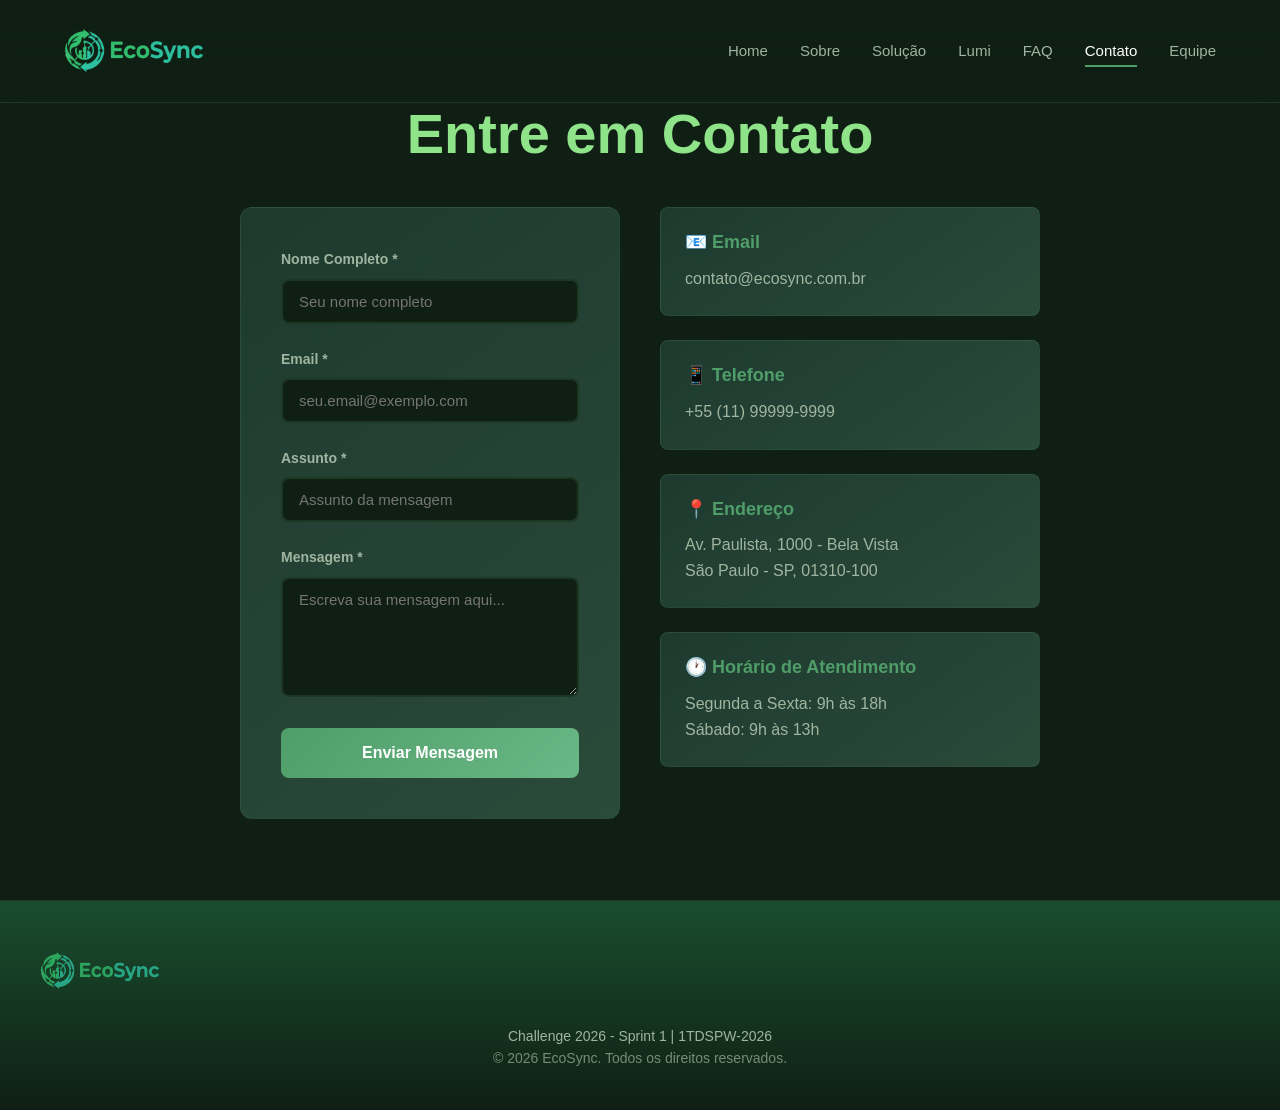
<file: contato.html>
<!DOCTYPE html>
<html lang="pt-br">
<head>
    <meta charset="UTF-8">
    <meta name="viewport" content="width=device-width, initial-scale=1.0">
    <title>Fale Conosco - EcoSync</title>
    <link rel="stylesheet" href="./assets/css/style.css">
    <script src="./assets/js/main.js" defer></script>
</head>
<body>
<header class="cabecalho">
    <nav class="cabecalho__nav">
        <div class="cabecalho__logo">
            <a href="index.html" class="cabecalho__logo-link">
                <img src="./assets/img/logo.png" alt="EcoSync Logo" class="cabecalho__logo-img">
            </a>
        </div>
            <button class="cabecalho__menu-btn" aria-label="Abrir menu">
                <span class="cabecalho__menu-icon"></span>
            </button>
            <ul class="cabecalho__ul">
                <li class="cabecalho__li">
                    <a class="cabecalho__a" href="index.html">Home</a>
                </li>
                <li class="cabecalho__li">
                    <a class="cabecalho__a" href="sobre.html">Sobre</a>
                </li>
                <li class="cabecalho__li">
                    <a class="cabecalho__a" href="solucao.html">Solução</a>
                </li>
                <li class="cabecalho__li">
                    <a class="cabecalho__a" href="lumi.html">Lumi</a>
                </li>
                <li class="cabecalho__li">
                    <a class="cabecalho__a" href="faq.html">FAQ</a>
                </li>
                <li class="cabecalho__li cabecalho__li--active">
                    <a class="cabecalho__a cabecalho__a--active" href="contato.html">Contato</a>
                </li>
                <li class="cabecalho__li">
                    <a class="cabecalho__a" href="integrantes.html">Equipe</a>
                </li>
            </ul>
        </nav>
    </header>

    <main class="contato">
        <div class="contato__container">
            <h1 class="contato__tit">Entre em Contato</h1>
            
            <div class="contato__grid">
                <form class="contato__form" novalidate aria-label="Formulario de contato">
                    <div class="form__grupo">
                        <label for="nome" class="form__label">Nome Completo *</label>
                        <input type="text" id="nome" name="nome" class="form__input" placeholder="Seu nome completo" required minlength="3">
                        <span class="form__erro"></span>
                    </div>

                    <div class="form__grupo">
                        <label for="email" class="form__label">Email *</label>
                        <input type="email" id="email" name="email" class="form__input" placeholder="seu.email@exemplo.com" required>
                        <span class="form__erro"></span>
                    </div>

                    <div class="form__grupo">
                        <label for="assunto" class="form__label">Assunto *</label>
                        <input type="text" id="assunto" name="assunto" class="form__input" placeholder="Assunto da mensagem" required minlength="5">
                        <span class="form__erro"></span>
                    </div>

                    <div class="form__grupo">
                        <label for="mensagem" class="form__label">Mensagem *</label>
                        <textarea id="mensagem" name="mensagem" class="form__textarea" placeholder="Escreva sua mensagem aqui..." required minlength="10"></textarea>
                        <span class="form__erro"></span>
                    </div>

                    <button type="submit" class="form__btn">Enviar Mensagem</button>
                </form>

                <div class="contato__info">
                    <div class="contato__card">
                        <h3 class="contato__card-tit">📧 Email</h3>
                        <p class="contato__card-txt">contato@ecosync.com.br</p>
                    </div>

                    <div class="contato__card">
                        <h3 class="contato__card-tit">📱 Telefone</h3>
                        <p class="contato__card-txt">+55 (11) 99999-9999</p>
                    </div>

                    <div class="contato__card">
                        <h3 class="contato__card-tit">📍 Endereço</h3>
                        <p class="contato__card-txt">Av. Paulista, 1000 - Bela Vista<br>São Paulo - SP, 01310-100</p>
                    </div>

                    <div class="contato__card">
                        <h3 class="contato__card-tit">🕐 Horário de Atendimento</h3>
                        <p class="contato__card-txt">Segunda a Sexta: 9h às 18h<br>Sábado: 9h às 13h</p>
                    </div>
                </div>
            </div>
        </div>
    </main>

    <footer class="rodape">
    <div class="rodape__content">
        <div class="rodape__logo">
            <img src="./assets/img/logo.png" alt="EcoSync" class="rodape__logo-img">
        </div>
        <p class="rodape__texto">Challenge 2026 - Sprint 1 | 1TDSPW-2026</p>
        <p class="rodape__copy">&copy; 2026 EcoSync. Todos os direitos reservados.</p>
    </div>
</footer>
</body>
</html>
</file>
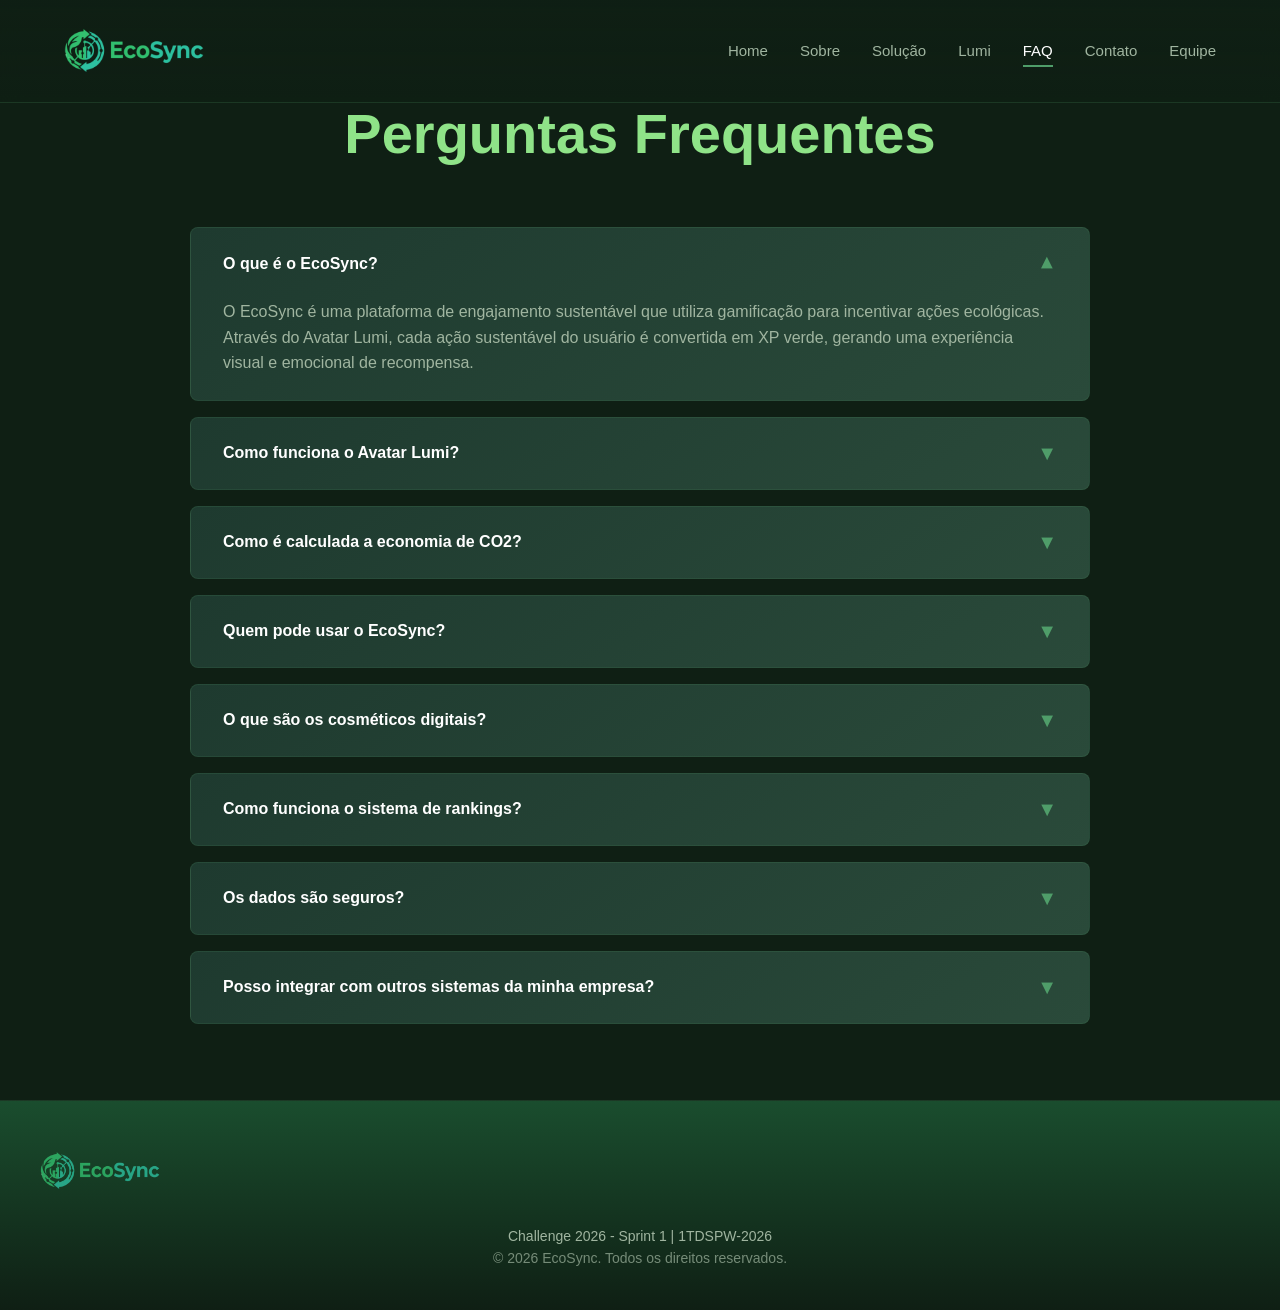
<file: faq.html>
<!DOCTYPE html>
<html lang="pt-br">
<head>
    <meta charset="UTF-8">
    <meta name="viewport" content="width=device-width, initial-scale=1.0">
    <title>Perguntas Frequentes - EcoSync</title>
    <link rel="stylesheet" href="./assets/css/style.css">
    <script src="./assets/js/main.js" defer></script>
</head>
<body>
<header class="cabecalho">
    <nav class="cabecalho__nav">
        <div class="cabecalho__logo">
            <a href="index.html" class="cabecalho__logo-link">
                <img src="./assets/img/logo.png" alt="EcoSync Logo" class="cabecalho__logo-img">
            </a>
        </div>
            <button class="cabecalho__menu-btn" aria-label="Abrir menu">
                <span class="cabecalho__menu-icon"></span>
            </button>
            <ul class="cabecalho__ul">
                <li class="cabecalho__li">
                    <a class="cabecalho__a" href="index.html">Home</a>
                </li>
                <li class="cabecalho__li">
                    <a class="cabecalho__a" href="sobre.html">Sobre</a>
                </li>
                <li class="cabecalho__li">
                    <a class="cabecalho__a" href="solucao.html">Solução</a>
                </li>
                <li class="cabecalho__li">
                    <a class="cabecalho__a" href="lumi.html">Lumi</a>
                </li>
                <li class="cabecalho__li cabecalho__li--active">
                    <a class="cabecalho__a cabecalho__a--active" href="faq.html">FAQ</a>
                </li>
                <li class="cabecalho__li">
                    <a class="cabecalho__a" href="contato.html">Contato</a>
                </li>
                <li class="cabecalho__li">
                    <a class="cabecalho__a" href="integrantes.html">Equipe</a>
                </li>
            </ul>
        </nav>
    </header>

    <main class="faq">
        <div class="faq__container">
            <h1 class="faq__tit">Perguntas Frequentes</h1>
            
            <div class="faq__item faq__item--ativo">
                <button class="faq__pergunta">
                    O que é o EcoSync?
                    <span class="faq__icone">▼</span>
                </button>
                <div class="faq__resposta">
                    <p>O EcoSync é uma plataforma de engajamento sustentável que utiliza gamificação para incentivar ações ecológicas. Através do Avatar Lumi, cada ação sustentável do usuário é convertida em XP verde, gerando uma experiência visual e emocional de recompensa.</p>
                </div>
            </div>

            <div class="faq__item">
                <button class="faq__pergunta">
                    Como funciona o Avatar Lumi?
                    <span class="faq__icone">▼</span>
                </button>
                <div class="faq__resposta">
                    <p>O Lumi é um avatar evolutivo que reage diretamente às escolhas sustentáveis do usuário. Quando você registra atividades como andar de bicicleta, usar transporte público ou economizar energia, o sistema converte essas ações em XP verde. Conforme o XP acumula, o Lumi sobe de nível, ganha brilho e desbloqueia cosméticos digitais exclusivos.</p>
                </div>
            </div>

            <div class="faq__item">
                <button class="faq__pergunta">
                    Como é calculada a economia de CO2?
                    <span class="faq__icone">▼</span>
                </button>
                <div class="faq__resposta">
                    <p>Utilizamos fatores de emissão baseados em dados do IPCC e da EPA. Por exemplo, cada quilômetro percorrido de bicicleta evita aproximadamente 0,12kg de CO2 que seriam emitidos por um veículo comum. O sistema também considera economia de energia elétrica e outros hábitos sustentáveis.</p>
                </div>
            </div>

            <div class="faq__item">
                <button class="faq__pergunta">
                    Quem pode usar o EcoSync?
                    <span class="faq__icone">▼</span>
                </button>
                <div class="faq__resposta">
                    <p>O EcoSync é voltado principalmente para empresas e organizações que desejam implementar programas de sustentabilidade (ESG) com alta adesão dos colaboradores. No entanto, também estamos desenvolvendo uma versão para uso individual (B2C).</p>
                </div>
            </div>

            <div class="faq__item">
                <button class="faq__pergunta">
                    O que são os cosméticos digitais?
                    <span class="faq__icone">▼</span>
                </button>
                <div class="faq__resposta">
                    <p>Cosméticos digitais são itens visuais que personalizam a aparência do seu Lumi, como jaquetas eco-tech, halos luminosos, asas holográficas e muito mais. Eles são desbloqueados ao atingir metas de economia de CO2, funcionando como prova visual do seu impacto ambiental.</p>
                </div>
            </div>

            <div class="faq__item">
                <button class="faq__pergunta">
                    Como funciona o sistema de rankings?
                    <span class="faq__icone">▼</span>
                </button>
                <div class="faq__resposta">
                    <p>As empresas podem criar rankings internos por equipe, departamento ou individual. O sistema utiliza "streaks" (dias consecutivos de ações sustentáveis) e o XP acumulado para gerar competições saudáveis que incentivam o engajamento contínuo.</p>
                </div>
            </div>

            <div class="faq__item">
                <button class="faq__pergunta">
                    Os dados são seguros?
                    <span class="faq__icone">▼</span>
                </button>
                <div class="faq__resposta">
                    <p>Sim! Utilizamos criptografia de ponta a ponta e nossa arquitetura backend em Spring Boot segue as melhores práticas de segurança. Os dados de localização e atividades são anonimizados para análise agregada e a empresa tem controle total sobre quais dados coletar.</p>
                </div>
            </div>

            <div class="faq__item">
                <button class="faq__pergunta">
                    Posso integrar com outros sistemas da minha empresa?
                    <span class="faq__icone">▼</span>
                </button>
                <div class="faq__resposta">
                    <p>Sim, o EcoSync foi desenvolvido com arquitetura escalável e APIs REST que permitem integração com sistemas de RH, ERPs e outras plataformas corporativas. Nossa equipe de suporte técnico auxilia na integração.</p>
                </div>
            </div>
        </div>
    </main>

    <footer class="rodape">
    <div class="rodape__content">
        <div class="rodape__logo">
            <img src="./assets/img/logo.png" alt="EcoSync" class="rodape__logo-img">
        </div>
        <p class="rodape__texto">Challenge 2026 - Sprint 1 | 1TDSPW-2026</p>
        <p class="rodape__copy">&copy; 2026 EcoSync. Todos os direitos reservados.</p>
    </div>
</footer>
</body>
</html>
</file>
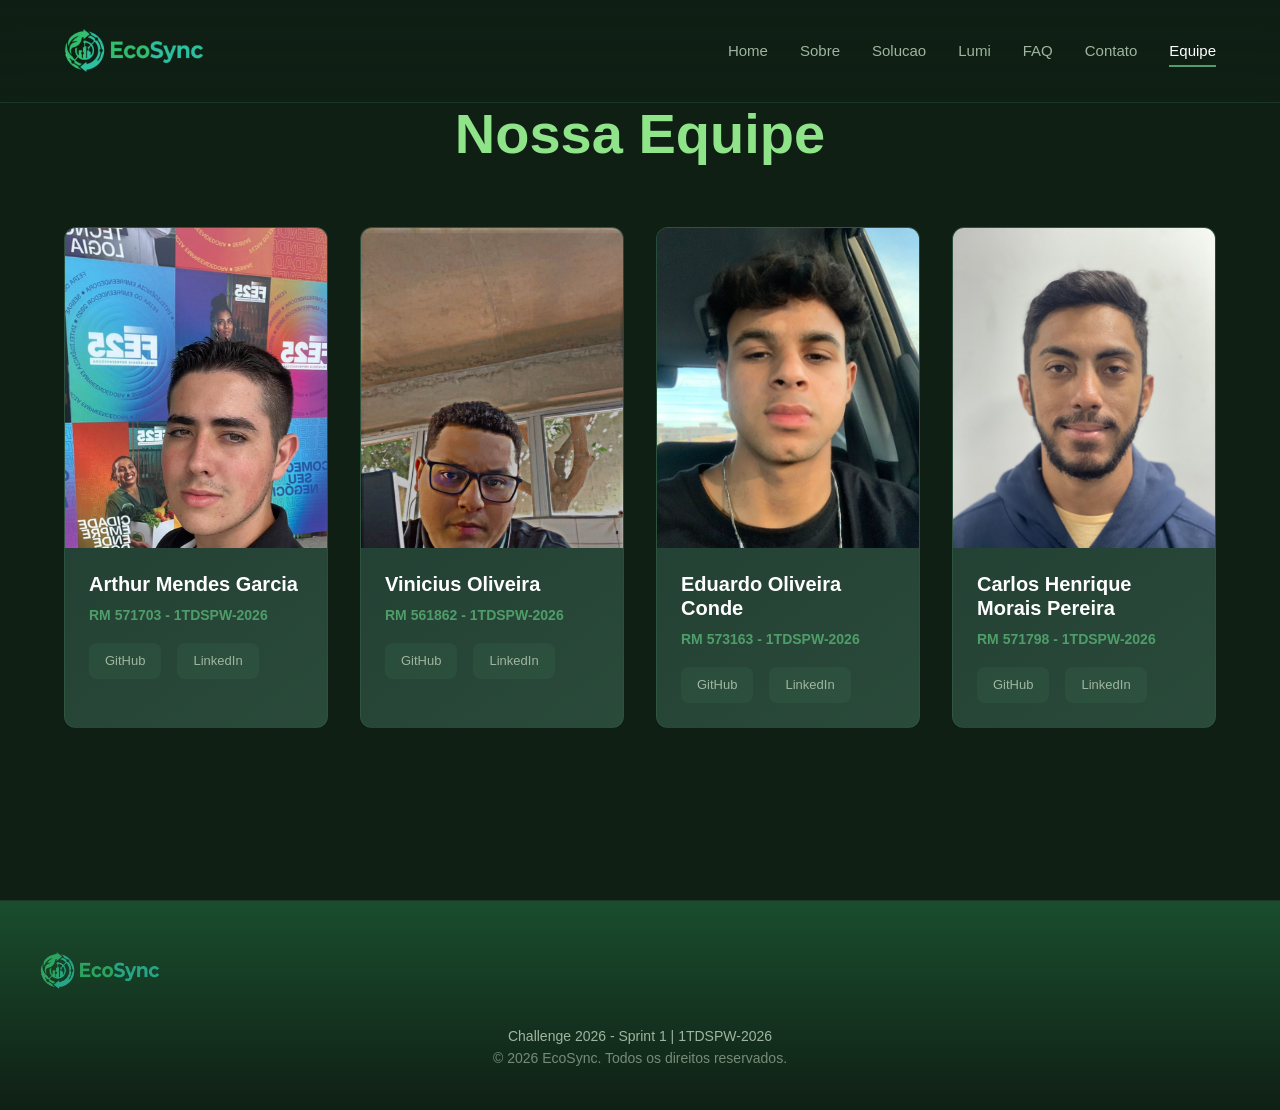
<file: integrantes.html>
<!DOCTYPE html>
<html lang="pt-br">
<head>
    <meta charset="UTF-8">
    <meta name="viewport" content="width=device-width, initial-scale=1.0">
    <title>Integrantes - EcoSync</title>
    <link rel="stylesheet" href="./assets/css/style.css">
    <script src="./assets/js/main.js" defer></script>
</head>
<body>
    <header class="cabecalho">
        <nav class="cabecalho__nav">
            <div class="cabecalho__logo">
                <a href="index.html" class="cabecalho__logo-link">
                    <img src="./assets/img/logo.png" alt="EcoSync Logo" class="cabecalho__logo-img">
                </a>
            </div>
            <button class="cabecalho__menu-btn" aria-label="Abrir menu">
                <span class="cabecalho__menu-icon"></span>
            </button>
            <ul class="cabecalho__ul">
                <li class="cabecalho__li">
                    <a class="cabecalho__a" href="index.html">Home</a>
                </li>
                <li class="cabecalho__li">
                    <a class="cabecalho__a" href="sobre.html">Sobre</a>
                </li>
                <li class="cabecalho__li">
                    <a class="cabecalho__a" href="solucao.html">Solucao</a>
                </li>
                <li class="cabecalho__li">
                    <a class="cabecalho__a" href="lumi.html">Lumi</a>
                </li>
                <li class="cabecalho__li">
                    <a class="cabecalho__a" href="faq.html">FAQ</a>
                </li>
                <li class="cabecalho__li">
                    <a class="cabecalho__a" href="contato.html">Contato</a>
                </li>
                <li class="cabecalho__li cabecalho__li--active">
                    <a class="cabecalho__a cabecalho__a--active" href="integrantes.html">Equipe</a>
                </li>
            </ul>
        </nav>
    </header>

    <main class="integrantes">
        <div class="section-container">
            <h1 class="integrantes__tit">Nossa Equipe</h1>
            
            <div class="integrantes__grid">
                <article class="integrante">
                    <img src="./assets/img/team/arthur.jpeg" alt="Arthur Mendes Garcia" class="integrante__foto">
                    <div class="integrante__info">
                        <h2 class="integrante__nome">Arthur Mendes Garcia</h2>
                        <p class="integrante__rm">RM 571703 - 1TDSPW-2026</p>
                        <div class="integrante__links">
                            <a href="https://github.com/proc0x41" class="integrante__link" target="_blank" rel="noopener noreferrer" aria-label="GitHub do Arthur">GitHub</a>
                            <a href="https://www.linkedin.com/in/arthur-mendes-garcia-bb32891b4/" class="integrante__link" target="_blank" rel="noopener noreferrer" aria-label="LinkedIn do Arthur">LinkedIn</a>
                        </div>
                    </div>
                </article>

                <article class="integrante">
                    <img src="./assets/img/team/vinicius.jpeg" alt="Vinicius Oliveira" class="integrante__foto">
                    <div class="integrante__info">
                        <h2 class="integrante__nome">Vinicius Oliveira</h2>
                        <p class="integrante__rm">RM 561862 - 1TDSPW-2026</p>
                        <div class="integrante__links">
                            <a href="https://github.com/Vinicius-0lvr" class="integrante__link" target="_blank" rel="noopener noreferrer" aria-label="GitHub do Vinicius">GitHub</a>
                            <a href="https://www.linkedin.com/in/vinicius-oliveira-101137252/" class="integrante__link" target="_blank" rel="noopener noreferrer" aria-label="LinkedIn do Vinicius">LinkedIn</a>
                        </div>
                    </div>
                </article>

                <article class="integrante">
                    <img src="./assets/img/team/eduardo.jpeg" alt="Eduardo Oliveira Conde" class="integrante__foto">
                    <div class="integrante__info">
                        <h2 class="integrante__nome">Eduardo Oliveira Conde</h2>
                        <p class="integrante__rm">RM 573163 - 1TDSPW-2026</p>
                        <div class="integrante__links">
                            <a href="https://github.com/eduardo-oliveira-conde" class="integrante__link" target="_blank" rel="noopener noreferrer" aria-label="GitHub do Eduardo">GitHub</a>
                            <a href="https://www.linkedin.com/in/eduardo-conde-663213348/" class="integrante__link" target="_blank" rel="noopener noreferrer" aria-label="LinkedIn do Eduardo">LinkedIn</a>
                        </div>
                    </div>
                </article>

                <article class="integrante">
                    <img src="./assets/img/team/carlos.jpeg" alt="Carlos Henrique" class="integrante__foto">
                    <div class="integrante__info">
                        <h2 class="integrante__nome">Carlos Henrique Morais Pereira</h2>
                        <p class="integrante__rm">RM 571798 - 1TDSPW-2026</p>
                        <div class="integrante__links">
                            <a href="https://github.com/cacapereira1" class="integrante__link" target="_blank" rel="noopener noreferrer" aria-label="GitHub do Carlos">GitHub</a>
                            <a href="https://www.linkedin.com/in/carlos-henrique-morais-402312252/" class="integrante__link" target="_blank" rel="noopener noreferrer" aria-label="LinkedIn do Carlos">LinkedIn</a>
                        </div>
                    </div>
                </article>
            </div>
        </div>
    </main>

    <footer class="rodape">
        <div class="rodape__content">
            <div class="rodape__logo">
                <img src="./assets/img/logo.png" alt="EcoSync" class="rodape__logo-img">
            </div>
            <p class="rodape__texto">Challenge 2026 - Sprint 1 | 1TDSPW-2026</p>
            <p class="rodape__copy">&copy; 2026 EcoSync. Todos os direitos reservados.</p>
        </div>
    </footer>
</body>
</html>
</file>
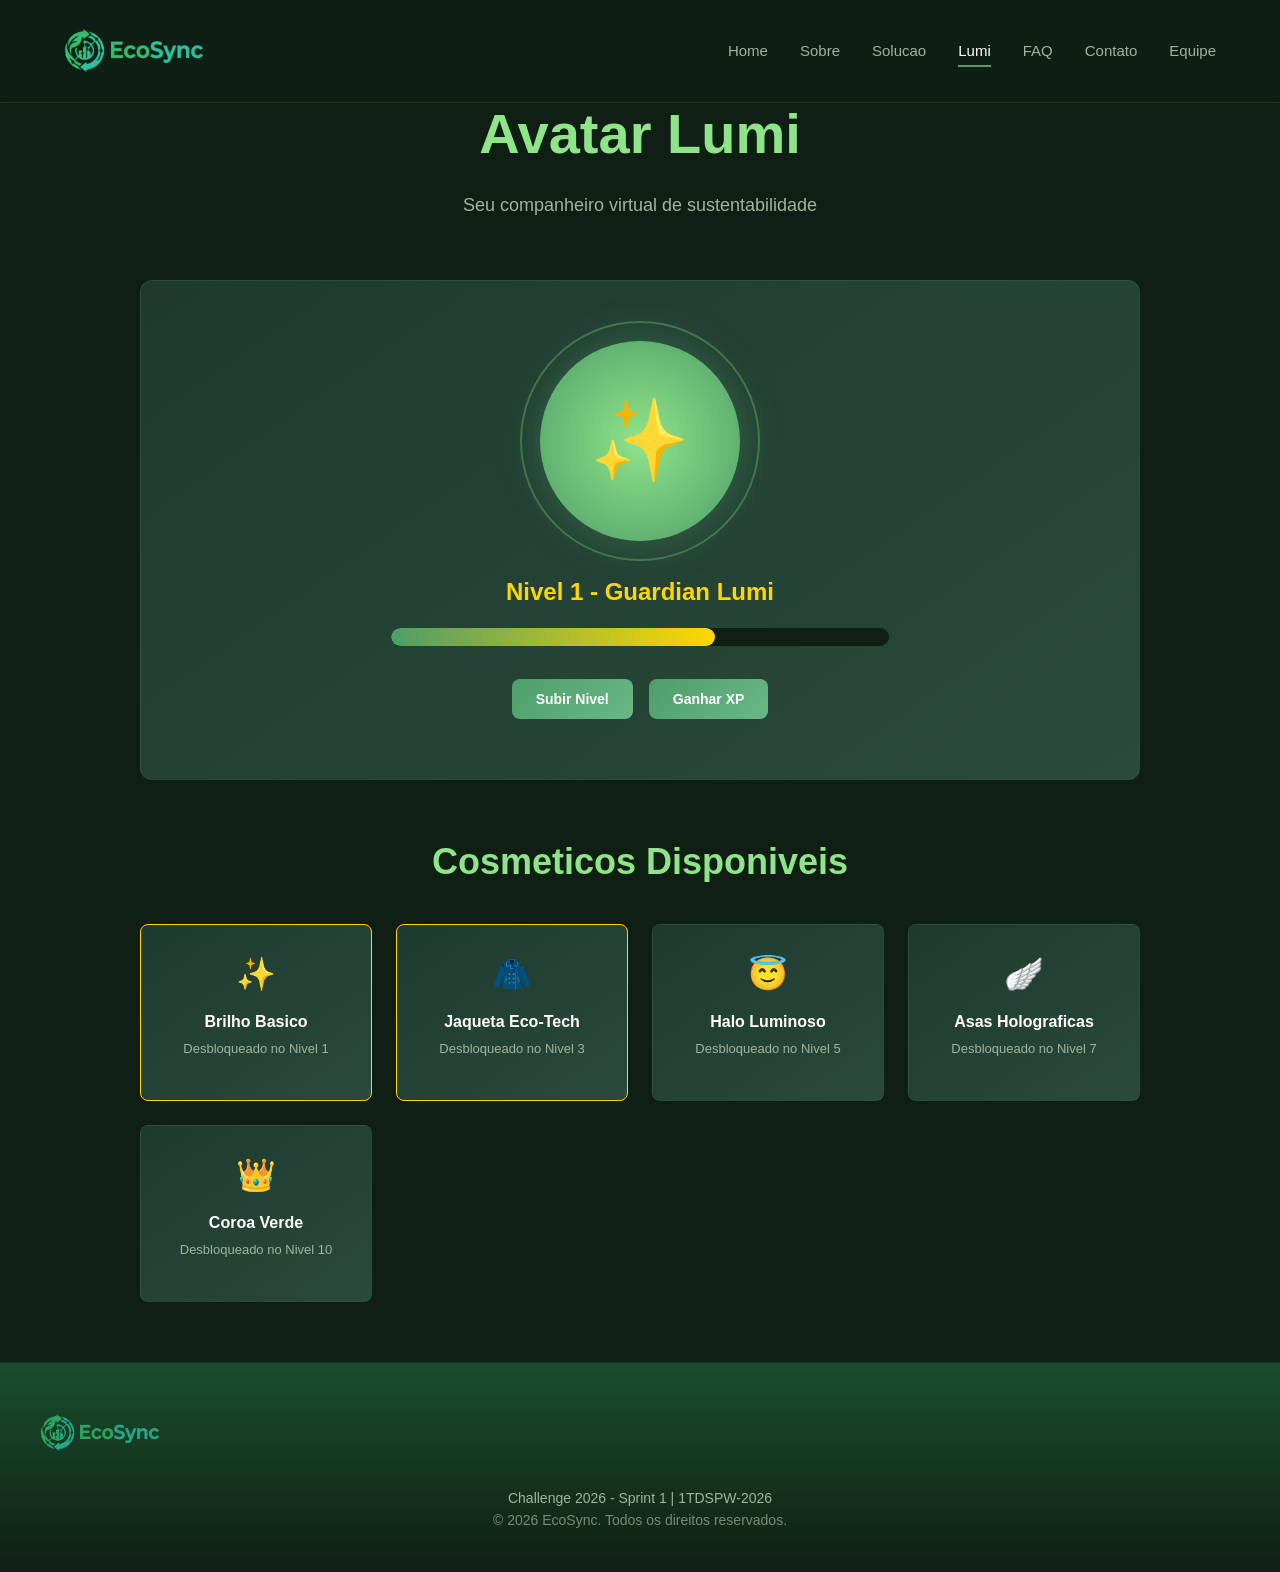
<file: lumi.html>
<!DOCTYPE html>
<html lang="pt-br">
<head>
    <meta charset="UTF-8">
    <meta name="viewport" content="width=device-width, initial-scale=1.0">
    <title>Avatar Lumi - EcoSync</title>
    <link rel="stylesheet" href="./assets/css/style.css">
    <script src="./assets/js/main.js" defer></script>
</head>
<body>
<header class="cabecalho">
    <nav class="cabecalho__nav">
        <div class="cabecalho__logo">
            <a href="index.html" class="cabecalho__logo-link">
                <img src="./assets/img/logo.png" alt="EcoSync Logo" class="cabecalho__logo-img">
            </a>
        </div>
            <button class="cabecalho__menu-btn" aria-label="Abrir menu">
                <span class="cabecalho__menu-icon"></span>
            </button>
            <ul class="cabecalho__ul">
                <li class="cabecalho__li">
                    <a class="cabecalho__a" href="index.html">Home</a>
                </li>
                <li class="cabecalho__li">
                    <a class="cabecalho__a" href="sobre.html">Sobre</a>
                </li>
                <li class="cabecalho__li">
                    <a class="cabecalho__a" href="solucao.html">Solucao</a>
                </li>
                <li class="cabecalho__li cabecalho__li--active">
                    <a class="cabecalho__a cabecalho__a--active" href="lumi.html">Lumi</a>
                </li>
                <li class="cabecalho__li">
                    <a class="cabecalho__a" href="faq.html">FAQ</a>
                </li>
                <li class="cabecalho__li">
                    <a class="cabecalho__a" href="contato.html">Contato</a>
                </li>
                <li class="cabecalho__li">
                    <a class="cabecalho__a" href="integrantes.html">Equipe</a>
                </li>
            </ul>
        </nav>
    </header>

    <main class="lumi">
        <div class="lumi__container">
            <h1 class="lumi__tit">Avatar Lumi</h1>
            <p class="lumi__subtit">Seu companheiro virtual de sustentabilidade</p>
            
            <div class="lumi__demo">
                <div class="lumi__avatar" role="img" aria-label="Avatar Lumi brilhante e pulsante">✨</div>
                <p class="lumi__nivel">Nivel 1 - Guardian Lumi</p>
                
                <div class="lumi__xp-bar">
                    <div class="lumi__xp-progresso"></div>
                </div>
                
                <div class="lumi__controles">
                    <button class="lumi__btn lumi__btn--nivel">Subir Nivel</button>
                    <button class="lumi__btn lumi__btn--xp">Ganhar XP</button>
                </div>
            </div>

            <h2 class="conteudo__tit" style="text-align: center; margin-bottom: 4rem;">Cosmeticos Disponiveis</h2>
            
            <div class="lumi__cosmeticos">
                <article class="cosmetico cosmetico--desbloqueado">
                    <div class="cosmetico__icone">✨</div>
                    <h3 class="cosmetico__nome">Brilho Basico</h3>
                    <p class="cosmetico__req">Desbloqueado no Nivel 1</p>
                </article>

                <article class="cosmetico cosmetico--desbloqueado">
                    <div class="cosmetico__icone">🧥</div>
                    <h3 class="cosmetico__nome">Jaqueta Eco-Tech</h3>
                    <p class="cosmetico__req">Desbloqueado no Nivel 3</p>
                </article>

                <article class="cosmetico">
                    <div class="cosmetico__icone">😇</div>
                    <h3 class="cosmetico__nome">Halo Luminoso</h3>
                    <p class="cosmetico__req">Desbloqueado no Nivel 5</p>
                </article>

                <article class="cosmetico">
                    <div class="cosmetico__icone">🪽</div>
                    <h3 class="cosmetico__nome">Asas Holograficas</h3>
                    <p class="cosmetico__req">Desbloqueado no Nivel 7</p>
                </article>

                <article class="cosmetico">
                    <div class="cosmetico__icone">👑</div>
                    <h3 class="cosmetico__nome">Coroa Verde</h3>
                    <p class="cosmetico__req">Desbloqueado no Nivel 10</p>
                </article>
            </div>
        </div>
    </main>

    <footer class="rodape">
    <div class="rodape__content">
        <div class="rodape__logo">
            <img src="./assets/img/logo.png" alt="EcoSync" class="rodape__logo-img">
        </div>
        <p class="rodape__texto">Challenge 2026 - Sprint 1 | 1TDSPW-2026</p>
        <p class="rodape__copy">&copy; 2026 EcoSync. Todos os direitos reservados.</p>
    </div>
</footer>
</body>
</html>
</file>
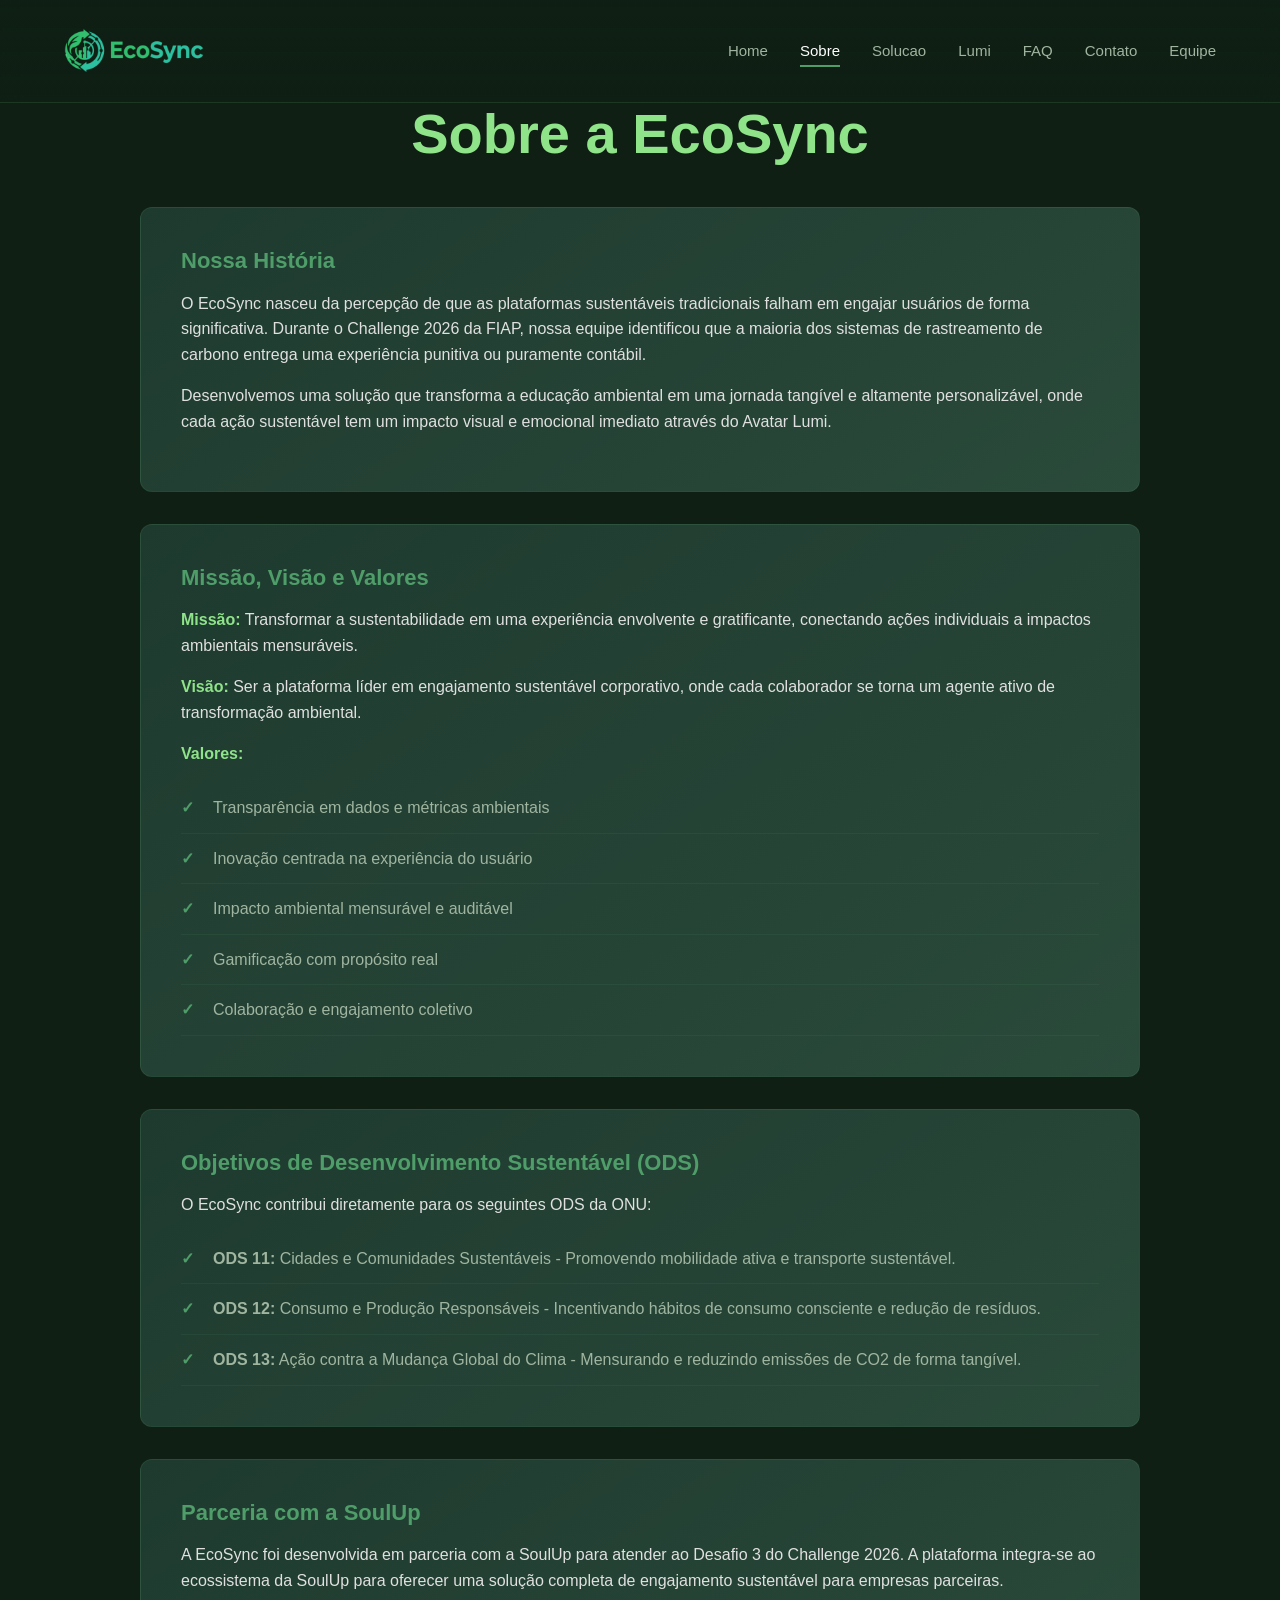
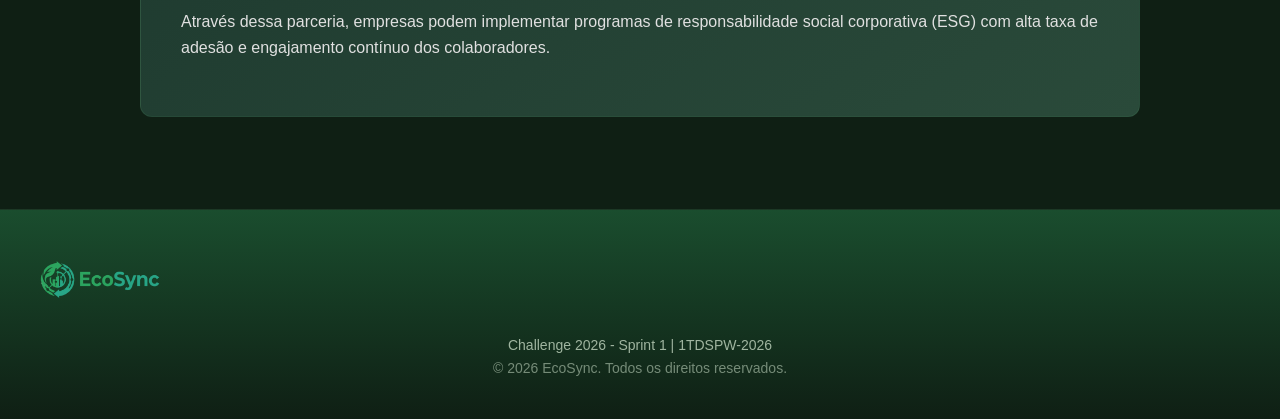
<file: sobre.html>
<!DOCTYPE html>
<html lang="pt-br">
<head>
    <meta charset="UTF-8">
    <meta name="viewport" content="width=device-width, initial-scale=1.0">
    <title>Sobre - EcoSync</title>
    <link rel="stylesheet" href="./assets/css/style.css">
    <script src="./assets/js/main.js" defer></script>
</head>
<body>
<header class="cabecalho">
    <nav class="cabecalho__nav">
        <div class="cabecalho__logo">
            <a href="index.html" class="cabecalho__logo-link">
                <img src="./assets/img/logo.png" alt="EcoSync Logo" class="cabecalho__logo-img">
            </a>
        </div>
            <button class="cabecalho__menu-btn" aria-label="Abrir menu">
                <span class="cabecalho__menu-icon"></span>
            </button>
            <ul class="cabecalho__ul">
                <li class="cabecalho__li">
                    <a class="cabecalho__a" href="index.html">Home</a>
                </li>
                <li class="cabecalho__li cabecalho__li--active">
                    <a class="cabecalho__a cabecalho__a--active" href="sobre.html">Sobre</a>
                </li>
                <li class="cabecalho__li">
                    <a class="cabecalho__a" href="solucao.html">Solucao</a>
                </li>
                <li class="cabecalho__li">
                    <a class="cabecalho__a" href="lumi.html">Lumi</a>
                </li>
                <li class="cabecalho__li">
                    <a class="cabecalho__a" href="faq.html">FAQ</a>
                </li>
                <li class="cabecalho__li">
                    <a class="cabecalho__a" href="contato.html">Contato</a>
                </li>
                <li class="cabecalho__li">
                    <a class="cabecalho__a" href="integrantes.html">Equipe</a>
                </li>
            </ul>
        </nav>
    </header>

    <main class="sobre">
        <div class="sobre__container">
            <h1 class="sobre__tit">Sobre a EcoSync</h1>
            
            <section class="sobre__sec">
                <h2 class="sobre__subtit">Nossa História</h2>
                <p>O EcoSync nasceu da percepção de que as plataformas sustentáveis tradicionais falham em engajar usuários de forma significativa. Durante o Challenge 2026 da FIAP, nossa equipe identificou que a maioria dos sistemas de rastreamento de carbono entrega uma experiência punitiva ou puramente contábil.</p>
                <p>Desenvolvemos uma solução que transforma a educação ambiental em uma jornada tangível e altamente personalizável, onde cada ação sustentável tem um impacto visual e emocional imediato através do Avatar Lumi.</p>
            </section>

            <section class="sobre__sec">
                <h2 class="sobre__subtit">Missão, Visão e Valores</h2>
                <p><strong style="color: var(--primary-light);">Missão:</strong> Transformar a sustentabilidade em uma experiência envolvente e gratificante, conectando ações individuais a impactos ambientais mensuráveis.</p>
                
                <p><strong style="color: var(--primary-light);">Visão:</strong> Ser a plataforma líder em engajamento sustentável corporativo, onde cada colaborador se torna um agente ativo de transformação ambiental.</p>
                
                <p><strong style="color: var(--primary-light);">Valores:</strong></p>
                <ul class="sobre__lista">
                    <li>Transparência em dados e métricas ambientais</li>
                    <li>Inovação centrada na experiência do usuário</li>
                    <li>Impacto ambiental mensurável e auditável</li>
                    <li>Gamificação com propósito real</li>
                    <li>Colaboração e engajamento coletivo</li>
                </ul>
            </section>

            <section class="sobre__sec">
                <h2 class="sobre__subtit">Objetivos de Desenvolvimento Sustentável (ODS)</h2>
                <p>O EcoSync contribui diretamente para os seguintes ODS da ONU:</p>
                
                <ul class="sobre__lista">
                    <li><strong>ODS 11:</strong> Cidades e Comunidades Sustentáveis - Promovendo mobilidade ativa e transporte sustentável.</li>
                    <li><strong>ODS 12:</strong> Consumo e Produção Responsáveis - Incentivando hábitos de consumo consciente e redução de resíduos.</li>
                    <li><strong>ODS 13:</strong> Ação contra a Mudança Global do Clima - Mensurando e reduzindo emissões de CO2 de forma tangível.</li>
                </ul>
            </section>

            <section class="sobre__sec">
                <h2 class="sobre__subtit">Parceria com a SoulUp</h2>
                <p>A EcoSync foi desenvolvida em parceria com a SoulUp para atender ao Desafio 3 do Challenge 2026. A plataforma integra-se ao ecossistema da SoulUp para oferecer uma solução completa de engajamento sustentável para empresas parceiras.</p>
                
                <p>Através dessa parceria, empresas podem implementar programas de responsabilidade social corporativa (ESG) com alta taxa de adesão e engajamento contínuo dos colaboradores.</p>
            </section>
        </div>
    </main>

    <footer class="rodape">
    <div class="rodape__content">
        <div class="rodape__logo">
            <img src="./assets/img/logo.png" alt="EcoSync" class="rodape__logo-img">
        </div>
        <p class="rodape__texto">Challenge 2026 - Sprint 1 | 1TDSPW-2026</p>
        <p class="rodape__copy">&copy; 2026 EcoSync. Todos os direitos reservados.</p>
    </div>
</footer>
</body>
</html>
</file>
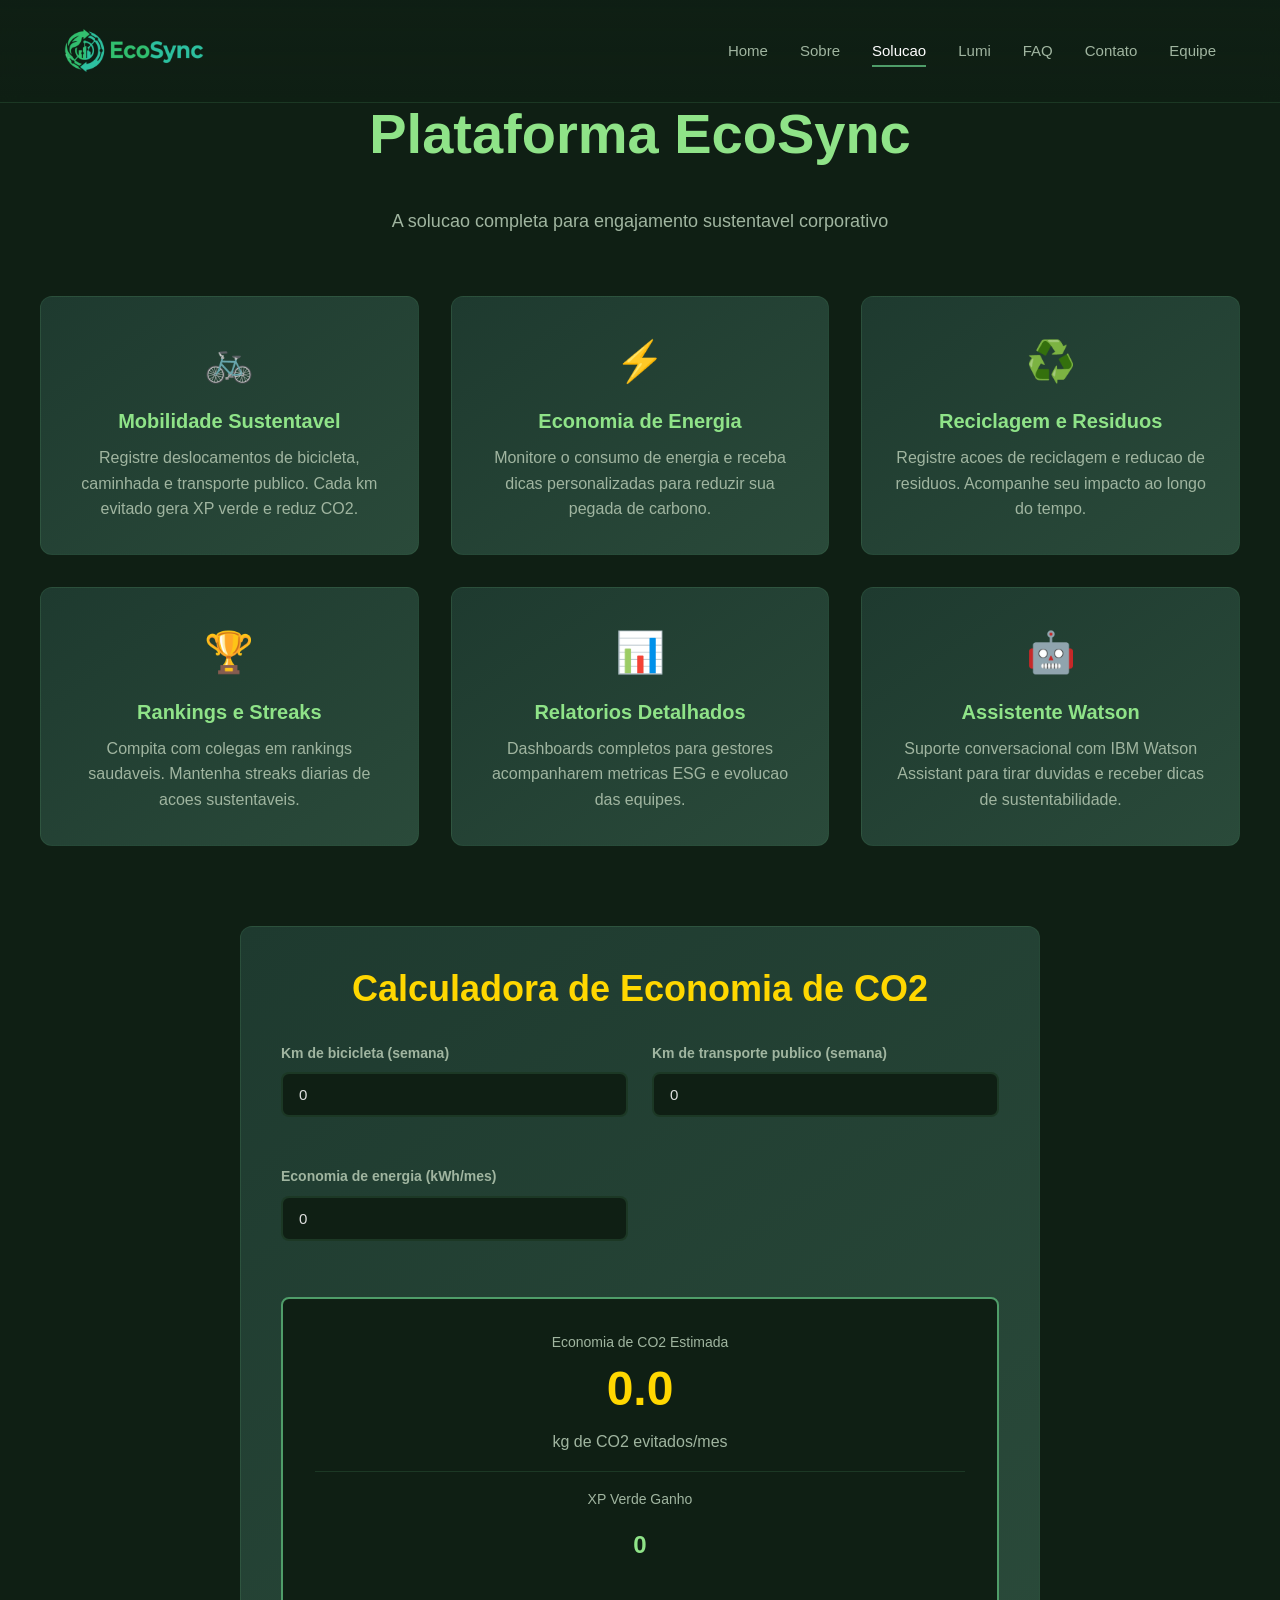
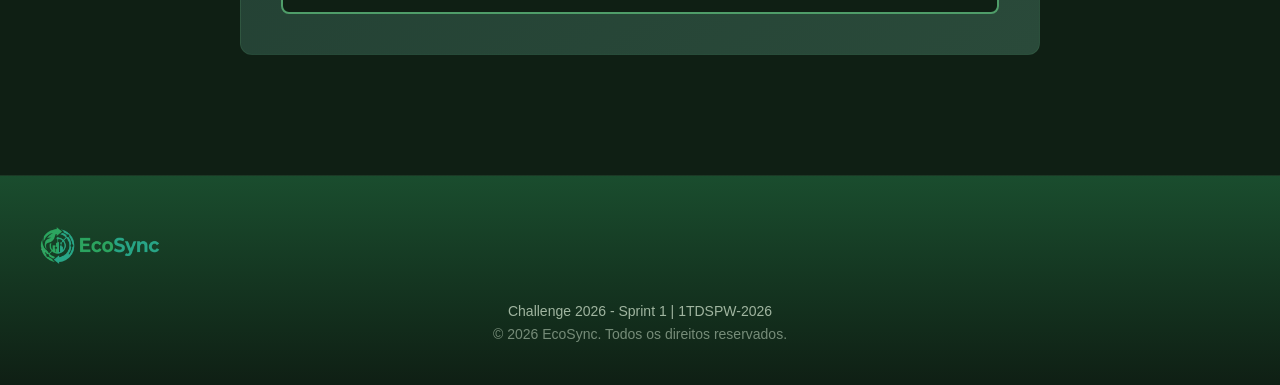
<file: solucao.html>
<!DOCTYPE html>
<html lang="pt-br">
<head>
    <meta charset="UTF-8">
    <meta name="viewport" content="width=device-width, initial-scale=1.0">
    <title>Solucao - EcoSync Plataforma</title>
    <link rel="stylesheet" href="./assets/css/style.css">
    <script src="./assets/js/main.js" defer></script>
</head>
<body>
<header class="cabecalho">
    <nav class="cabecalho__nav">
        <div class="cabecalho__logo">
            <a href="index.html" class="cabecalho__logo-link">
                <img src="./assets/img/logo.png" alt="EcoSync Logo" class="cabecalho__logo-img">
            </a>
        </div>
            <button class="cabecalho__menu-btn" aria-label="Abrir menu">
                <span class="cabecalho__menu-icon"></span>
            </button>
            <ul class="cabecalho__ul">
                <li class="cabecalho__li">
                    <a class="cabecalho__a" href="index.html">Home</a>
                </li>
                <li class="cabecalho__li">
                    <a class="cabecalho__a" href="sobre.html">Sobre</a>
                </li>
                <li class="cabecalho__li cabecalho__li--active">
                    <a class="cabecalho__a cabecalho__a--active" href="solucao.html">Solucao</a>
                </li>
                <li class="cabecalho__li">
                    <a class="cabecalho__a" href="lumi.html">Lumi</a>
                </li>
                <li class="cabecalho__li">
                    <a class="cabecalho__a" href="faq.html">FAQ</a>
                </li>
                <li class="cabecalho__li">
                    <a class="cabecalho__a" href="contato.html">Contato</a>
                </li>
                <li class="cabecalho__li">
                    <a class="cabecalho__a" href="integrantes.html">Equipe</a>
                </li>
            </ul>
        </nav>
    </header>

    <main class="solucao">
        <div class="solucao__container">
            <h1 class="solucao__tit">Plataforma EcoSync</h1>
            <p class="solucao__subtit">A solucao completa para engajamento sustentavel corporativo</p>
            
            <section class="recursos">
                <article class="recurso">
                    <div class="recurso__icone">🚲</div>
                    <h3 class="recurso__tit">Mobilidade Sustentavel</h3>
                    <p class="recurso__txt">Registre deslocamentos de bicicleta, caminhada e transporte publico. Cada km evitado gera XP verde e reduz CO2.</p>
                </article>

                <article class="recurso">
                    <div class="recurso__icone">⚡</div>
                    <h3 class="recurso__tit">Economia de Energia</h3>
                    <p class="recurso__txt">Monitore o consumo de energia e receba dicas personalizadas para reduzir sua pegada de carbono.</p>
                </article>

                <article class="recurso">
                    <div class="recurso__icone">♻️</div>
                    <h3 class="recurso__tit">Reciclagem e Residuos</h3>
                    <p class="recurso__txt">Registre acoes de reciclagem e reducao de residuos. Acompanhe seu impacto ao longo do tempo.</p>
                </article>

                <article class="recurso">
                    <div class="recurso__icone">🏆</div>
                    <h3 class="recurso__tit">Rankings e Streaks</h3>
                    <p class="recurso__txt">Compita com colegas em rankings saudaveis. Mantenha streaks diarias de acoes sustentaveis.</p>
                </article>

                <article class="recurso">
                    <div class="recurso__icone">📊</div>
                    <h3 class="recurso__tit">Relatorios Detalhados</h3>
                    <p class="recurso__txt">Dashboards completos para gestores acompanharem metricas ESG e evolucao das equipes.</p>
                </article>

                <article class="recurso">
                    <div class="recurso__icone">🤖</div>
                    <h3 class="recurso__tit">Assistente Watson</h3>
                    <p class="recurso__txt">Suporte conversacional com IBM Watson Assistant para tirar duvidas e receber dicas de sustentabilidade.</p>
                </article>
            </section>

            <section class="calculadora">
                <h2 class="calculadora__tit">Calculadora de Economia de CO2</h2>
                
                <form class="calculadora__form">
                    <div class="calculadora__grid">
                        <div class="form__grupo">
                            <label for="km-bike" class="form__label">Km de bicicleta (semana)</label>
                            <input type="number" id="km-bike" class="form__input" value="0" min="0">
                        </div>

                        <div class="form__grupo">
                            <label for="km-transporte" class="form__label">Km de transporte publico (semana)</label>
                            <input type="number" id="km-transporte" class="form__input" value="0" min="0">
                        </div>

                        <div class="form__grupo">
                            <label for="energia" class="form__label">Economia de energia (kWh/mes)</label>
                            <input type="number" id="energia" class="form__input" value="0" min="0">
                        </div>
                    </div>
                </form>

                <div class="calculadora__resultado">
                    <p class="calculadora__resultado-tit">Economia de CO2 Estimada</p>
                    <p class="calculadora__resultado-valor">0.0</p>
                    <p class="calculadora__resultado-unidade">kg de CO2 evitados/mes</p>
                    
                    <div class="calculadora__resultado-xp">
                        <p class="calculadora__resultado-xp-label">XP Verde Ganho</p>
                        <p class="calculadora__resultado-xp-valor">0</p>
                    </div>
                </div>
            </section>
        </div>
    </main>

    <footer class="rodape">
    <div class="rodape__content">
        <div class="rodape__logo">
            <img src="./assets/img/logo.png" alt="EcoSync" class="rodape__logo-img">
        </div>
        <p class="rodape__texto">Challenge 2026 - Sprint 1 | 1TDSPW-2026</p>
        <p class="rodape__copy">&copy; 2026 EcoSync. Todos os direitos reservados.</p>
    </div>
</footer>
</body>
</html>
</file>
<file: assets/css/style.css>
/* ============================================
   ECOSYNC + AVATAR LUMI - CSS BASE
   Metodologia BEM | Mobile First | Responsivo
   Equipe: Arthur, Vinicius, Eduardo, Carlos
   ============================================ */

/* ---- RESET CSS ---- */
*,
*::before,
*::after {
    margin: 0;
    padding: 0;
    box-sizing: border-box;
}

html {
    font-size: 62.5%;
    scroll-behavior: smooth;
}

body {
    font-family: 'Segoe UI', Tahoma, Geneva, Verdana, sans-serif;
    font-size: 1.6rem;
    line-height: 1.6;
    background-color: var(--bg-dark);
    color: var(--text-main);
}

ul {
    list-style: none;
}

a {
    text-decoration: none;
    color: inherit;
}

img {
    max-width: 100%;
    height: auto;
    display: block;
}

button {
    cursor: pointer;
    border: none;
    background: none;
    font-family: inherit;
}

/* ---- VARIAVEIS CSS ---- */
:root {
    /* Cores Principais */
    --bg-dark: #0f1f14;
    --bg-dark-med: #1a4d2e;
    --bg-panel: #1e3a2f;
    --bg-card: #2a4a3a;
    
    /* Destaques */
    --primary: #4f9d69;
    --primary-hover: #6ab885;
    --primary-light: #8fe388;
    --secondary: #2d5a8a;
    --secondary-light: #5ba8d8;
    
    /* Gamificacao */
    --xp-gold: #ffd700;
    --energy-orange: #ff8c42;
    
    /* Texto */
    --text-main: #e0e0e0;
    --text-muted: #a0b5a0;
    --text-inv: #ffffff;
    
    /* Bordas */
    --border-radius: 0.8rem;
    --border-radius-lg: 1.2rem;
    
    /* Sombras */
    --shadow: 0 0.4rem 1rem rgba(0, 0, 0, 0.3);
    --shadow-lg: 0 0.8rem 2rem rgba(0, 0, 0, 0.4);
    
    /* Transicoes */
    --transition: all 0.3s ease;
}

/* ---- TIPOGRAFIA ---- */
h1, h2, h3, h4, h5, h6 {
    font-weight: 700;
    line-height: 1.2;
    color: var(--text-inv);
}

h1 {
    font-size: clamp(3.2rem, 5vw, 5.6rem);
}

h2 {
    font-size: clamp(2.4rem, 3vw, 3.6rem);
}

h3 {
    font-size: clamp(2rem, 2.5vw, 2.8rem);
}

p {
    margin-bottom: 1.6rem;
}

/* ============================================
   CABECALHO (HEADER)
   ============================================ */
.cabecalho {
    position: fixed;
    top: 0;
    left: 0;
    width: 100%;
    z-index: 1000;
    background: linear-gradient(to bottom, rgba(15, 31, 20, 0.95), rgba(15, 31, 20, 0.8));
    backdrop-filter: blur(1rem);
    border-bottom: 0.1rem solid rgba(79, 157, 105, 0.2);
}

.cabecalho__nav {
    display: flex;
    justify-content: space-between;
    align-items: center;
    max-width: 120rem;
    margin: 0 auto;
    padding: 1.6rem 2.4rem;
}

.cabecalho__logo-link {
    font-size: 2.4rem;
    font-weight: 800;
    color: var(--primary);
    letter-spacing: -0.05rem;
}

.cabecalho__logo-link span {
    color: var(--xp-gold);
}

.cabecalho__menu-btn {
    display: none;
    flex-direction: column;
    gap: 0.5rem;
    padding: 0.8rem;
    z-index: 1001;
}

.cabecalho__menu-icon {
    display: block;
    width: 2.8rem;
    height: 0.3rem;
    background-color: var(--text-inv);
    border-radius: 0.2rem;
    position: relative;
    transition: var(--transition);
}

.cabecalho__menu-icon::before,
.cabecalho__menu-icon::after {
    content: '';
    position: absolute;
    width: 100%;
    height: 100%;
    background-color: var(--text-inv);
    border-radius: 0.2rem;
    transition: var(--transition);
}

.cabecalho__menu-icon::before {
    top: -0.9rem;
}

.cabecalho__menu-icon::after {
    top: 0.9rem;
}

/* Menu aberto */
.cabecalho__menu-btn--active .cabecalho__menu-icon {
    background-color: transparent;
}

.cabecalho__menu-btn--active .cabecalho__menu-icon::before {
    top: 0;
    transform: rotate(45deg);
}

.cabecalho__menu-btn--active .cabecalho__menu-icon::after {
    top: 0;
    transform: rotate(-45deg);
}

.cabecalho__ul {
    display: flex;
    gap: 3.2rem;
}

.cabecalho__a {
    font-size: 1.5rem;
    font-weight: 500;
    color: var(--text-muted);
    padding: 0.8rem 0;
    position: relative;
    transition: var(--transition);
}

.cabecalho__a::after {
    content: '';
    position: absolute;
    bottom: 0;
    left: 0;
    width: 0;
    height: 0.2rem;
    background-color: var(--primary);
    transition: var(--transition);
}

.cabecalho__a:hover,
.cabecalho__a--active {
    color: var(--text-inv);
}

.cabecalho__a:hover::after,
.cabecalho__a--active::after {
    width: 100%;
}

/* ============================================
   HERO SECTION
   ============================================ */
.hero {
    min-height: 100vh;
    display: flex;
    align-items: center;
    justify-content: center;
    text-align: center;
    padding: 10rem 2.4rem 6rem;
    background: 
        linear-gradient(135deg, rgba(15, 31, 20, 0.9) 0%, rgba(26, 77, 46, 0.85) 100%),
        url('../img/hero-bg.jpg') center/cover no-repeat;
    position: relative;
    overflow: hidden;
}

.hero::before {
    content: '';
    position: absolute;
    top: 0;
    left: 0;
    right: 0;
    bottom: 0;
    background: 
        radial-gradient(circle at 20% 50%, rgba(79, 157, 105, 0.15) 0%, transparent 50%),
        radial-gradient(circle at 80% 80%, rgba(143, 227, 136, 0.1) 0%, transparent 50%);
    pointer-events: none;
}

.hero__container {
    max-width: 80rem;
    position: relative;
    z-index: 1;
}

.hero__title {
    margin-bottom: 2.4rem;
    text-shadow: 0 0.4rem 1rem rgba(0, 0, 0, 0.5);
}

.hero__title span {
    color: var(--primary-light);
}

.hero__text {
    font-size: clamp(1.6rem, 2vw, 2rem);
    color: var(--text-muted);
    margin-bottom: 4rem;
    max-width: 60rem;
    margin-left: auto;
    margin-right: auto;
}

.hero__btn {
    display: inline-block;
    padding: 1.6rem 4rem;
    background: linear-gradient(135deg, var(--primary), var(--primary-hover));
    color: var(--text-inv);
    font-size: 1.6rem;
    font-weight: 600;
    border-radius: var(--border-radius-lg);
    box-shadow: 0 0.4rem 1.5rem rgba(79, 157, 105, 0.4);
    transition: var(--transition);
    position: relative;
    overflow: hidden;
}

.hero__btn:hover {
    transform: translateY(-0.3rem);
    box-shadow: 0 0.8rem 2rem rgba(79, 157, 105, 0.5);
}

.hero__btn::before {
    content: '';
    position: absolute;
    top: 0;
    left: -100%;
    width: 100%;
    height: 100%;
    background: linear-gradient(90deg, transparent, rgba(255, 255, 255, 0.2), transparent);
    transition: var(--transition);
}

.hero__btn:hover::before {
    left: 100%;
}

/* ============================================
   CONTEUDO PRINCIPAL
   ============================================ */
.conteudo {
    padding: 8rem 2.4rem;
}

.conteudo__container {
    max-width: 120rem;
    margin: 0 auto;
    display: grid;
    grid-template-columns: repeat(auto-fit, minmax(30rem, 1fr));
    gap: 3.2rem;
}

.conteudo__sec {
    background: linear-gradient(145deg, var(--bg-panel), var(--bg-card));
    padding: 4rem 3.2rem;
    border-radius: var(--border-radius-lg);
    border: 0.1rem solid rgba(79, 157, 105, 0.15);
    transition: var(--transition);
    position: relative;
    overflow: hidden;
}

.conteudo__sec::before {
    content: '';
    position: absolute;
    top: 0;
    left: 0;
    right: 0;
    height: 0.4rem;
    background: linear-gradient(90deg, var(--primary), var(--primary-light));
    opacity: 0;
    transition: var(--transition);
}

.conteudo__sec:hover {
    transform: translateY(-0.5rem);
    box-shadow: var(--shadow-lg);
    border-color: rgba(79, 157, 105, 0.3);
}

.conteudo__sec:hover::before {
    opacity: 1;
}

.conteudo__tit {
    margin-bottom: 1.6rem;
    color: var(--primary-light);
}

.conteudo__txt {
    color: var(--text-muted);
    margin-bottom: 2.4rem;
}

.conteudo__btn {
    display: inline-block;
    padding: 1.2rem 2.4rem;
    background: transparent;
    color: var(--primary);
    font-size: 1.4rem;
    font-weight: 600;
    border: 0.2rem solid var(--primary);
    border-radius: var(--border-radius);
    transition: var(--transition);
}

.conteudo__btn:hover {
    background: var(--primary);
    color: var(--text-inv);
}

/* ============================================
   RODAPE (FOOTER)
   ============================================ */
.rodape {
    background: linear-gradient(to top, var(--bg-dark-med), var(--bg-dark));
    padding: 3.2rem 2.4rem;
    text-align: center;
    border-top: 0.1rem solid rgba(79, 157, 105, 0.2);
}

.rodape p {
    color: var(--text-muted);
    font-size: 1.4rem;
    margin: 0;
}

/* ============================================
   PAGINA DE INTEGRANTES
   ============================================ */
.integrantes {
    padding: 10rem 2.4rem 6rem;
    min-height: 100vh;
}

.integrantes__tit {
    text-align: center;
    margin-bottom: 6rem;
    color: var(--primary-light);
}

.integrantes__grid {
    max-width: 120rem;
    margin: 0 auto;
    display: grid;
    grid-template-columns: repeat(auto-fit, minmax(26rem, 1fr));
    gap: 3.2rem;
}

.integrante {
    background: linear-gradient(145deg, var(--bg-panel), var(--bg-card));
    border-radius: var(--border-radius-lg);
    overflow: hidden;
    border: 0.1rem solid rgba(79, 157, 105, 0.15);
    transition: var(--transition);
}

.integrante:hover {
    transform: translateY(-0.5rem);
    box-shadow: var(--shadow-lg);
}

.integrante__img {
    width: 100%;
    height: 28rem;
    object-fit: cover;
    background: linear-gradient(135deg, var(--bg-dark-med), var(--primary));
    display: flex;
    align-items: center;
    justify-content: center;
    font-size: 6rem;
    color: var(--primary-light);
}

.integrante__info {
    padding: 2.4rem;
}

.integrante__nome {
    font-size: 2rem;
    margin-bottom: 0.8rem;
    color: var(--text-inv);
}

.integrante__rm {
    font-size: 1.4rem;
    color: var(--primary);
    margin-bottom: 1.6rem;
    font-weight: 600;
}

.integrante__links {
    display: flex;
    gap: 1.6rem;
}

.integrante__link {
    display: inline-flex;
    align-items: center;
    gap: 0.8rem;
    padding: 0.8rem 1.6rem;
    background: rgba(79, 157, 105, 0.1);
    border-radius: var(--border-radius);
    font-size: 1.3rem;
    color: var(--text-muted);
    transition: var(--transition);
}

.integrante__link:hover {
    background: var(--primary);
    color: var(--text-inv);
}

/* ============================================
   PAGINA SOBRE
   ============================================ */
.sobre {
    padding: 10rem 2.4rem 6rem;
    min-height: 100vh;
}

.sobre__container {
    max-width: 100rem;
    margin: 0 auto;
}

.sobre__tit {
    text-align: center;
    margin-bottom: 4rem;
    color: var(--primary-light);
}

.sobre__sec {
    background: linear-gradient(145deg, var(--bg-panel), var(--bg-card));
    padding: 4rem;
    border-radius: var(--border-radius-lg);
    margin-bottom: 3.2rem;
    border: 0.1rem solid rgba(79, 157, 105, 0.15);
}

.sobre__subtit {
    color: var(--primary);
    margin-bottom: 1.6rem;
    font-size: 2.2rem;
}

.sobre__lista {
    list-style: none;
    padding: 0;
}

.sobre__lista li {
    padding: 1.2rem 0;
    padding-left: 3.2rem;
    position: relative;
    color: var(--text-muted);
    border-bottom: 0.1rem solid rgba(79, 157, 105, 0.1);
}

.sobre__lista li::before {
    content: '✓';
    position: absolute;
    left: 0;
    color: var(--primary);
    font-weight: bold;
}

/* ============================================
   PAGINA FAQ
   ============================================ */
.faq {
    padding: 10rem 2.4rem 6rem;
    min-height: 100vh;
}

.faq__container {
    max-width: 90rem;
    margin: 0 auto;
}

.faq__tit {
    text-align: center;
    margin-bottom: 6rem;
    color: var(--primary-light);
}

.faq__item {
    background: linear-gradient(145deg, var(--bg-panel), var(--bg-card));
    border-radius: var(--border-radius);
    margin-bottom: 1.6rem;
    border: 0.1rem solid rgba(79, 157, 105, 0.15);
    overflow: hidden;
}

.faq__pergunta {
    width: 100%;
    padding: 2.4rem 3.2rem;
    display: flex;
    justify-content: space-between;
    align-items: center;
    text-align: left;
    font-size: 1.6rem;
    font-weight: 600;
    color: var(--text-inv);
    background: transparent;
    transition: var(--transition);
}

.faq__pergunta:hover {
    background: rgba(79, 157, 105, 0.1);
}

.faq__icone {
    font-size: 2rem;
    transition: var(--transition);
    color: var(--primary);
}

.faq__item--ativo .faq__icone {
    transform: rotate(180deg);
}

.faq__resposta {
    max-height: 0;
    overflow: hidden;
    transition: max-height 0.3s ease, padding 0.3s ease;
    padding: 0 3.2rem;
}

.faq__item--ativo .faq__resposta {
    max-height: 50rem;
    padding: 0 3.2rem 2.4rem;
}

.faq__resposta p {
    color: var(--text-muted);
    margin: 0;
}

/* ============================================
   PAGINA CONTATO
   ============================================ */
.contato {
    padding: 10rem 2.4rem 6rem;
    min-height: 100vh;
}

.contato__container {
    max-width: 80rem;
    margin: 0 auto;
}

.contato__tit {
    text-align: center;
    margin-bottom: 4rem;
    color: var(--primary-light);
}

.contato__grid {
    display: grid;
    grid-template-columns: 1fr 1fr;
    gap: 4rem;
}

.contato__form {
    background: linear-gradient(145deg, var(--bg-panel), var(--bg-card));
    padding: 4rem;
    border-radius: var(--border-radius-lg);
    border: 0.1rem solid rgba(79, 157, 105, 0.15);
}

.form__grupo {
    margin-bottom: 2.4rem;
}

.form__label {
    display: block;
    font-size: 1.4rem;
    font-weight: 600;
    color: var(--text-muted);
    margin-bottom: 0.8rem;
}

.form__input,
.form__textarea {
    width: 100%;
    padding: 1.2rem 1.6rem;
    background: var(--bg-dark);
    border: 0.2rem solid rgba(79, 157, 105, 0.2);
    border-radius: var(--border-radius);
    color: var(--text-main);
    font-size: 1.5rem;
    font-family: inherit;
    transition: var(--transition);
}

.form__input:focus,
.form__textarea:focus {
    outline: none;
    border-color: var(--primary);
    box-shadow: 0 0 0 0.3rem rgba(79, 157, 105, 0.2);
}

.form__input--erro {
    border-color: #e74c3c;
}

.form__input--sucesso {
    border-color: var(--primary);
}

.form__erro {
    color: #e74c3c;
    font-size: 1.3rem;
    margin-top: 0.4rem;
    display: none;
}

.form__erro--visivel {
    display: block;
}

.form__textarea {
    resize: vertical;
    min-height: 12rem;
}

.form__btn {
    width: 100%;
    padding: 1.6rem;
    background: linear-gradient(135deg, var(--primary), var(--primary-hover));
    color: var(--text-inv);
    font-size: 1.6rem;
    font-weight: 600;
    border-radius: var(--border-radius);
    transition: var(--transition);
}

.form__btn:hover {
    transform: translateY(-0.2rem);
    box-shadow: 0 0.4rem 1.5rem rgba(79, 157, 105, 0.4);
}

.form__btn:disabled {
    opacity: 0.6;
    cursor: not-allowed;
    transform: none;
}

.contato__info {
    display: flex;
    flex-direction: column;
    gap: 2.4rem;
}

.contato__card {
    background: linear-gradient(145deg, var(--bg-panel), var(--bg-card));
    padding: 2.4rem;
    border-radius: var(--border-radius);
    border: 0.1rem solid rgba(79, 157, 105, 0.15);
}

.contato__card-tit {
    color: var(--primary);
    margin-bottom: 1.2rem;
    font-size: 1.8rem;
}

.contato__card-txt {
    color: var(--text-muted);
    margin: 0;
}

/* ============================================
   PAGINA SOLUCAO
   ============================================ */
.solucao {
    padding: 10rem 2.4rem 6rem;
    min-height: 100vh;
}

.solucao__container {
    max-width: 120rem;
    margin: 0 auto;
}

.solucao__tit {
    text-align: center;
    margin-bottom: 4rem;
    color: var(--primary-light);
}

.solucao__subtit {
    text-align: center;
    color: var(--text-muted);
    margin-bottom: 6rem;
    font-size: 1.8rem;
}

.recursos {
    display: grid;
    grid-template-columns: repeat(auto-fit, minmax(28rem, 1fr));
    gap: 3.2rem;
    margin-bottom: 8rem;
}

.recurso {
    background: linear-gradient(145deg, var(--bg-panel), var(--bg-card));
    padding: 3.2rem;
    border-radius: var(--border-radius-lg);
    border: 0.1rem solid rgba(79, 157, 105, 0.15);
    text-align: center;
    transition: var(--transition);
}

.recurso:hover {
    transform: translateY(-0.5rem);
    box-shadow: var(--shadow-lg);
}

.recurso__icone {
    font-size: 4rem;
    margin-bottom: 1.6rem;
}

.recurso__tit {
    color: var(--primary-light);
    margin-bottom: 1.2rem;
    font-size: 2rem;
}

.recurso__txt {
    color: var(--text-muted);
    margin: 0;
}

/* Calculadora CO2 */
.calculadora {
    background: linear-gradient(145deg, var(--bg-panel), var(--bg-card));
    padding: 4rem;
    border-radius: var(--border-radius-lg);
    border: 0.1rem solid rgba(79, 157, 105, 0.15);
    max-width: 80rem;
    margin: 0 auto 6rem;
}

.calculadora__tit {
    text-align: center;
    margin-bottom: 3.2rem;
    color: var(--xp-gold);
}

.calculadora__grid {
    display: grid;
    grid-template-columns: repeat(auto-fit, minmax(25rem, 1fr));
    gap: 2.4rem;
    margin-bottom: 3.2rem;
}

.calculadora__resultado {
    text-align: center;
    padding: 3.2rem;
    background: var(--bg-dark);
    border-radius: var(--border-radius);
    border: 0.2rem solid var(--primary);
}

.calculadora__resultado-tit {
    color: var(--text-muted);
    font-size: 1.4rem;
    margin-bottom: 1.2rem;
}

.calculadora__resultado-valor {
    font-size: 4.8rem;
    font-weight: 800;
    color: var(--xp-gold);
    line-height: 1;
}

.calculadora__resultado-unidade {
    font-size: 1.6rem;
    color: var(--text-muted);
}

.calculadora__resultado-xp {
    margin-top: 1.6rem;
    padding-top: 1.6rem;
    border-top: 0.1rem solid rgba(79, 157, 105, 0.2);
}

.calculadora__resultado-xp-label {
    color: var(--text-muted);
    font-size: 1.4rem;
}

.calculadora__resultado-xp-valor {
    font-size: 2.4rem;
    font-weight: 700;
    color: var(--primary-light);
}

/* ============================================
   PAGINA LUMI
   ============================================ */
.lumi {
    padding: 10rem 2.4rem 6rem;
    min-height: 100vh;
}

.lumi__container {
    max-width: 100rem;
    margin: 0 auto;
}

.lumi__tit {
    text-align: center;
    margin-bottom: 2.4rem;
    color: var(--primary-light);
}

.lumi__subtit {
    text-align: center;
    color: var(--text-muted);
    margin-bottom: 6rem;
    font-size: 1.8rem;
}

.lumi__demo {
    background: linear-gradient(145deg, var(--bg-panel), var(--bg-card));
    padding: 6rem 4rem;
    border-radius: var(--border-radius-lg);
    border: 0.1rem solid rgba(79, 157, 105, 0.15);
    text-align: center;
    margin-bottom: 6rem;
}

.lumi__avatar {
    width: 20rem;
    height: 20rem;
    margin: 0 auto 3.2rem;
    background: radial-gradient(circle, var(--primary-light), var(--primary));
    border-radius: 50%;
    display: flex;
    align-items: center;
    justify-content: center;
    font-size: 8rem;
    box-shadow: 0 0 4rem rgba(79, 157, 105, 0.4);
    animation: lumi-pulse 3s ease-in-out infinite;
    position: relative;
}

.lumi__avatar::before {
    content: '';
    position: absolute;
    width: 120%;
    height: 120%;
    border-radius: 50%;
    border: 0.2rem solid rgba(143, 227, 136, 0.3);
    animation: lumi-ripple 3s ease-out infinite;
}

@keyframes lumi-pulse {
    0%, 100% {
        transform: scale(1);
        box-shadow: 0 0 4rem rgba(79, 157, 105, 0.4);
    }
    50% {
        transform: scale(1.05);
        box-shadow: 0 0 6rem rgba(143, 227, 136, 0.6);
    }
}

@keyframes lumi-ripple {
    0% {
        transform: scale(1);
        opacity: 1;
    }
    100% {
        transform: scale(1.5);
        opacity: 0;
    }
}

.lumi__nivel {
    font-size: 2.4rem;
    color: var(--xp-gold);
    font-weight: 700;
    margin-bottom: 1.6rem;
}

.lumi__xp-bar {
    max-width: 50rem;
    margin: 0 auto 3.2rem;
    height: 2rem;
    background: var(--bg-dark);
    border-radius: 1rem;
    overflow: hidden;
    border: 0.1rem solid rgba(79, 157, 105, 0.3);
}

.lumi__xp-progresso {
    height: 100%;
    background: linear-gradient(90deg, var(--primary), var(--xp-gold));
    border-radius: 1rem;
    transition: width 1s ease;
    width: 65%;
}

.lumi__controles {
    display: flex;
    gap: 1.6rem;
    justify-content: center;
    flex-wrap: wrap;
}

.lumi__btn {
    padding: 1.2rem 2.4rem;
    background: linear-gradient(135deg, var(--primary), var(--primary-hover));
    color: var(--text-inv);
    font-size: 1.4rem;
    font-weight: 600;
    border-radius: var(--border-radius);
    transition: var(--transition);
}

.lumi__btn:hover {
    transform: translateY(-0.2rem);
    box-shadow: 0 0.4rem 1.5rem rgba(79, 157, 105, 0.4);
}

.lumi__cosmeticos {
    display: grid;
    grid-template-columns: repeat(auto-fit, minmax(20rem, 1fr));
    gap: 2.4rem;
}

.cosmetico {
    background: linear-gradient(145deg, var(--bg-panel), var(--bg-card));
    padding: 2.4rem;
    border-radius: var(--border-radius);
    border: 0.1rem solid rgba(79, 157, 105, 0.15);
    text-align: center;
    transition: var(--transition);
    opacity: 0.6;
}

.cosmetico--desbloqueado {
    opacity: 1;
    border-color: var(--xp-gold);
}

.cosmetico--desbloqueado:hover {
    transform: translateY(-0.3rem);
    box-shadow: var(--shadow);
}

.cosmetico__icone {
    font-size: 3.2rem;
    margin-bottom: 1.2rem;
}

.cosmetico__nome {
    color: var(--text-inv);
    font-size: 1.6rem;
    margin-bottom: 0.8rem;
}

.cosmetico__req {
    color: var(--text-muted);
    font-size: 1.3rem;
}

/* ============================================
   RESPONSIVIDADE
   ============================================ */

/* Tablet */
@media (max-width: 991px) {
    .conteudo__container {
        grid-template-columns: repeat(2, 1fr);
    }
    
    .contato__grid {
        grid-template-columns: 1fr;
    }
    
    .sobre__sec {
        padding: 3.2rem;
    }
}

/* Mobile */
@media (max-width: 768px) {
    .cabecalho__menu-btn {
        display: flex;
    }
    
    .cabecalho__ul {
        position: fixed;
        top: 0;
        right: -100%;
        width: 70%;
        max-width: 32rem;
        height: 100vh;
        background: linear-gradient(180deg, var(--bg-dark), var(--bg-dark-med));
        flex-direction: column;
        justify-content: center;
        align-items: center;
        gap: 2.4rem;
        transition: var(--transition);
        padding: 8rem 2.4rem;
        border-left: 0.1rem solid rgba(79, 157, 105, 0.2);
    }
    
    .cabecalho__ul--ativo {
        right: 0;
    }
    
    .cabecalho__a {
        font-size: 1.8rem;
    }
    
    .conteudo__container {
        grid-template-columns: 1fr;
    }
    
    .hero {
        padding: 12rem 2.4rem 4rem;
    }
    
    .contato__grid {
        grid-template-columns: 1fr;
    }
    
    .sobre__sec {
        padding: 2.4rem;
    }
    
    .calculadora {
        padding: 2.4rem;
    }
    
    .lumi__demo {
        padding: 4rem 2.4rem;
    }
    
    .lumi__avatar {
        width: 15rem;
        height: 15rem;
        font-size: 6rem;
    }
}

/* Mobile pequeno */
@media (max-width: 480px) {
    html {
        font-size: 55%;
    }
    
    .hero__btn {
        width: 100%;
    }
    
    .integrantes__grid {
        grid-template-columns: 1fr;
    }
    
    .recursos {
        grid-template-columns: 1fr;
    }
    
    .lumi__controles {
        flex-direction: column;
    }
    
    .lumi__btn {
        width: 100%;
    }
}

/* ============================================
   NOVA HOME PAGE
   ============================================ */
.section-container {
    max-width: 120rem;
    margin: 0 auto;
    padding: 0 2.4rem;
}

.section-title {
    text-align: center;
    font-size: clamp(2.8rem, 4vw, 4rem);
    color: var(--text-inv);
    margin-bottom: 6rem;
}

/* Hero -- Nova Home */
.hero--home {
    min-height: 90vh;
    display: flex;
    align-items: center;
    justify-content: space-between;
    padding: 12rem 6rem 6rem;
    background: 
        linear-gradient(135deg, rgba(15, 31, 20, 0.95) 0%, rgba(26, 77, 46, 0.9) 100%),
        url('../img/hero-bg.jpg') center/cover no-repeat;
    gap: 4rem;
}

.hero__content {
    flex: 1;
    max-width: 60rem;
}

.hero__badge {
    display: inline-block;
    padding: 0.8rem 2rem;
    background: rgba(79, 157, 105, 0.2);
    border: 0.1rem solid rgba(79, 157, 105, 0.4);
    border-radius: 2rem;
    font-size: 1.3rem;
    font-weight: 600;
    color: var(--primary-light);
    margin-bottom: 2.4rem;
    text-transform: uppercase;
    letter-spacing: 0.1rem;
}

.hero__title {
    font-size: clamp(3.6rem, 5vw, 6rem);
    line-height: 1.1;
    margin-bottom: 2.4rem;
    color: var(--text-inv);
}

.hero__title span {
    color: var(--primary-light);
}

.hero__cta {
    display: flex;
    gap: 1.6rem;
    flex-wrap: wrap;
    margin-top: 3.2rem;
}

.hero__btn--secondary {
    background: transparent;
    border: 0.2rem solid var(--primary);
    color: var(--primary);
    box-shadow: none;
}

.hero__btn--secondary:hover {
    background: var(--primary);
    color: var(--text-inv);
}

.hero__visual {
    flex: 0 0 auto;
    display: flex;
    align-items: center;
    justify-content: center;
}

.hero__lumi-preview {
    text-align: center;
}

.lumi-preview__avatar {
    width: 18rem;
    height: 18rem;
    background: radial-gradient(circle, var(--primary-light), var(--primary));
    border-radius: 50%;
    display: flex;
    align-items: center;
    justify-content: center;
    font-size: 3.2rem;
    font-weight: 800;
    color: var(--text-inv);
    box-shadow: 0 0 4rem rgba(79, 157, 105, 0.5);
    animation: lumi-pulse 3s ease-in-out infinite;
    margin-bottom: 1.6rem;
}

.lumi-preview__xp {
    font-size: 1.6rem;
    color: var(--xp-gold);
    font-weight: 700;
}

/* Como Funciona */
.como-funciona {
    padding: 10rem 0;
    background: linear-gradient(180deg, var(--bg-dark) 0%, var(--bg-panel) 50%, var(--bg-dark) 100%);
}

.passos {
    display: flex;
    align-items: center;
    justify-content: center;
    gap: 2.4rem;
    flex-wrap: wrap;
}

.passo {
    flex: 1;
    min-width: 28rem;
    max-width: 32rem;
    text-align: center;
    padding: 3.2rem;
    background: linear-gradient(145deg, var(--bg-panel), var(--bg-card));
    border-radius: var(--border-radius-lg);
    border: 0.1rem solid rgba(79, 157, 105, 0.15);
}

.passo__num {
    width: 6rem;
    height: 6rem;
    background: linear-gradient(135deg, var(--primary), var(--primary-hover));
    border-radius: 50%;
    display: flex;
    align-items: center;
    justify-content: center;
    font-size: 2.4rem;
    font-weight: 800;
    color: var(--text-inv);
    margin: 0 auto 2.4rem;
}

.passo__tit {
    color: var(--primary-light);
    margin-bottom: 1.2rem;
    font-size: 2.2rem;
}

.passo__txt {
    color: var(--text-muted);
    margin: 0;
}

.passo__seta {
    font-size: 3.2rem;
    color: var(--primary);
    font-weight: 700;
}

/* Dados */
.dados {
    padding: 8rem 0;
    background: var(--bg-dark-med);
}

.dados__grid {
    display: grid;
    grid-template-columns: repeat(4, 1fr);
    gap: 3.2rem;
}

.dado {
    text-align: center;
    padding: 2.4rem;
}

.dado__num {
    font-size: clamp(3.2rem, 5vw, 4.8rem);
    font-weight: 800;
    color: var(--xp-gold);
    line-height: 1;
    margin-bottom: 0.8rem;
}

.dado__label {
    font-size: 1.5rem;
    color: var(--text-muted);
}

/* CTA Final */
.cta-final {
    padding: 10rem 0;
    text-align: center;
    background: linear-gradient(180deg, var(--bg-dark) 0%, var(--bg-dark-med) 100%);
}

.cta-final__tit {
    font-size: clamp(2.4rem, 4vw, 3.6rem);
    color: var(--text-inv);
    margin-bottom: 1.6rem;
    max-width: 70rem;
    margin-left: auto;
    margin-right: auto;
}

.cta-final__txt {
    font-size: 1.8rem;
    color: var(--text-muted);
    margin-bottom: 4rem;
}

/* ============================================
   CABECALHO COM LOGO
   ============================================ */
.cabecalho__logo-link {
    display: flex;
    align-items: center;
}

.cabecalho__logo-img {
    height: 7rem;
    width: auto;
}

/* ============================================
   RODAPE MELHORADO
   ============================================ */
.rodape {
    background: linear-gradient(to top, var(--bg-dark), var(--bg-dark-med));
    padding: 4rem 2.4rem;
    text-align: center;
    border-top: 0.1rem solid rgba(79, 157, 105, 0.2);
}

.rodape__content {
    max-width: 120rem;
    margin: 0 auto;
}

.rodape__logo {
    margin-bottom: 2.4rem;
}

.rodape__logo-img {
    height: 6rem;
    width: auto;
    opacity: 0.8;
}

.rodape__texto {
    color: var(--text-muted);
    font-size: 1.4rem;
    margin-bottom: 0.8rem;
}

.rodape__copy {
    color: var(--text-muted);
    font-size: 1.3rem;
    opacity: 0.7;
    margin: 0;
}

/* ============================================
   INTEGRANTES COM FOTOS
   ============================================ */
.integrante__foto {
    width: 100%;
    height: 32rem;
    object-fit: cover;
    object-position: center top;
    display: block;
}

/* ============================================
   RESPONSIVIDADE - NOVA HOME
   ============================================ */
@media (max-width: 991px) {
    .hero--home {
        flex-direction: column;
        text-align: center;
        padding: 12rem 2.4rem 6rem;
    }
    
    .hero__content {
        max-width: 100%;
    }
    
    .hero__cta {
        justify-content: center;
    }
    
    .dados__grid {
        grid-template-columns: repeat(2, 1fr);
    }
    
    .passos {
        flex-direction: column;
    }
    
    .passo__seta {
        transform: rotate(90deg);
    }
}

@media (max-width: 768px) {
    .hero--home {
        min-height: auto;
        padding-top: 10rem;
    }
    
    .lumi-preview__avatar {
        width: 14rem;
        height: 14rem;
        font-size: 2.4rem;
    }
    
    .dados__grid {
        grid-template-columns: 1fr 1fr;
        gap: 1.6rem;
    }
    
    .passo {
        min-width: 100%;
    }
}

@media (max-width: 480px) {
    .dados__grid {
        grid-template-columns: 1fr;
    }
    
    .hero__btn--secondary {
        width: 100%;
    }
}

/* ============================================
   UTILITARIOS
   ============================================ */
.sr-only {
    position: absolute;
    width: 0.1rem;
    height: 0.1rem;
    padding: 0;
    margin: -0.1rem;
    overflow: hidden;
    clip: rect(0, 0, 0, 0);
    white-space: nowrap;
    border-width: 0;
}
</file>
